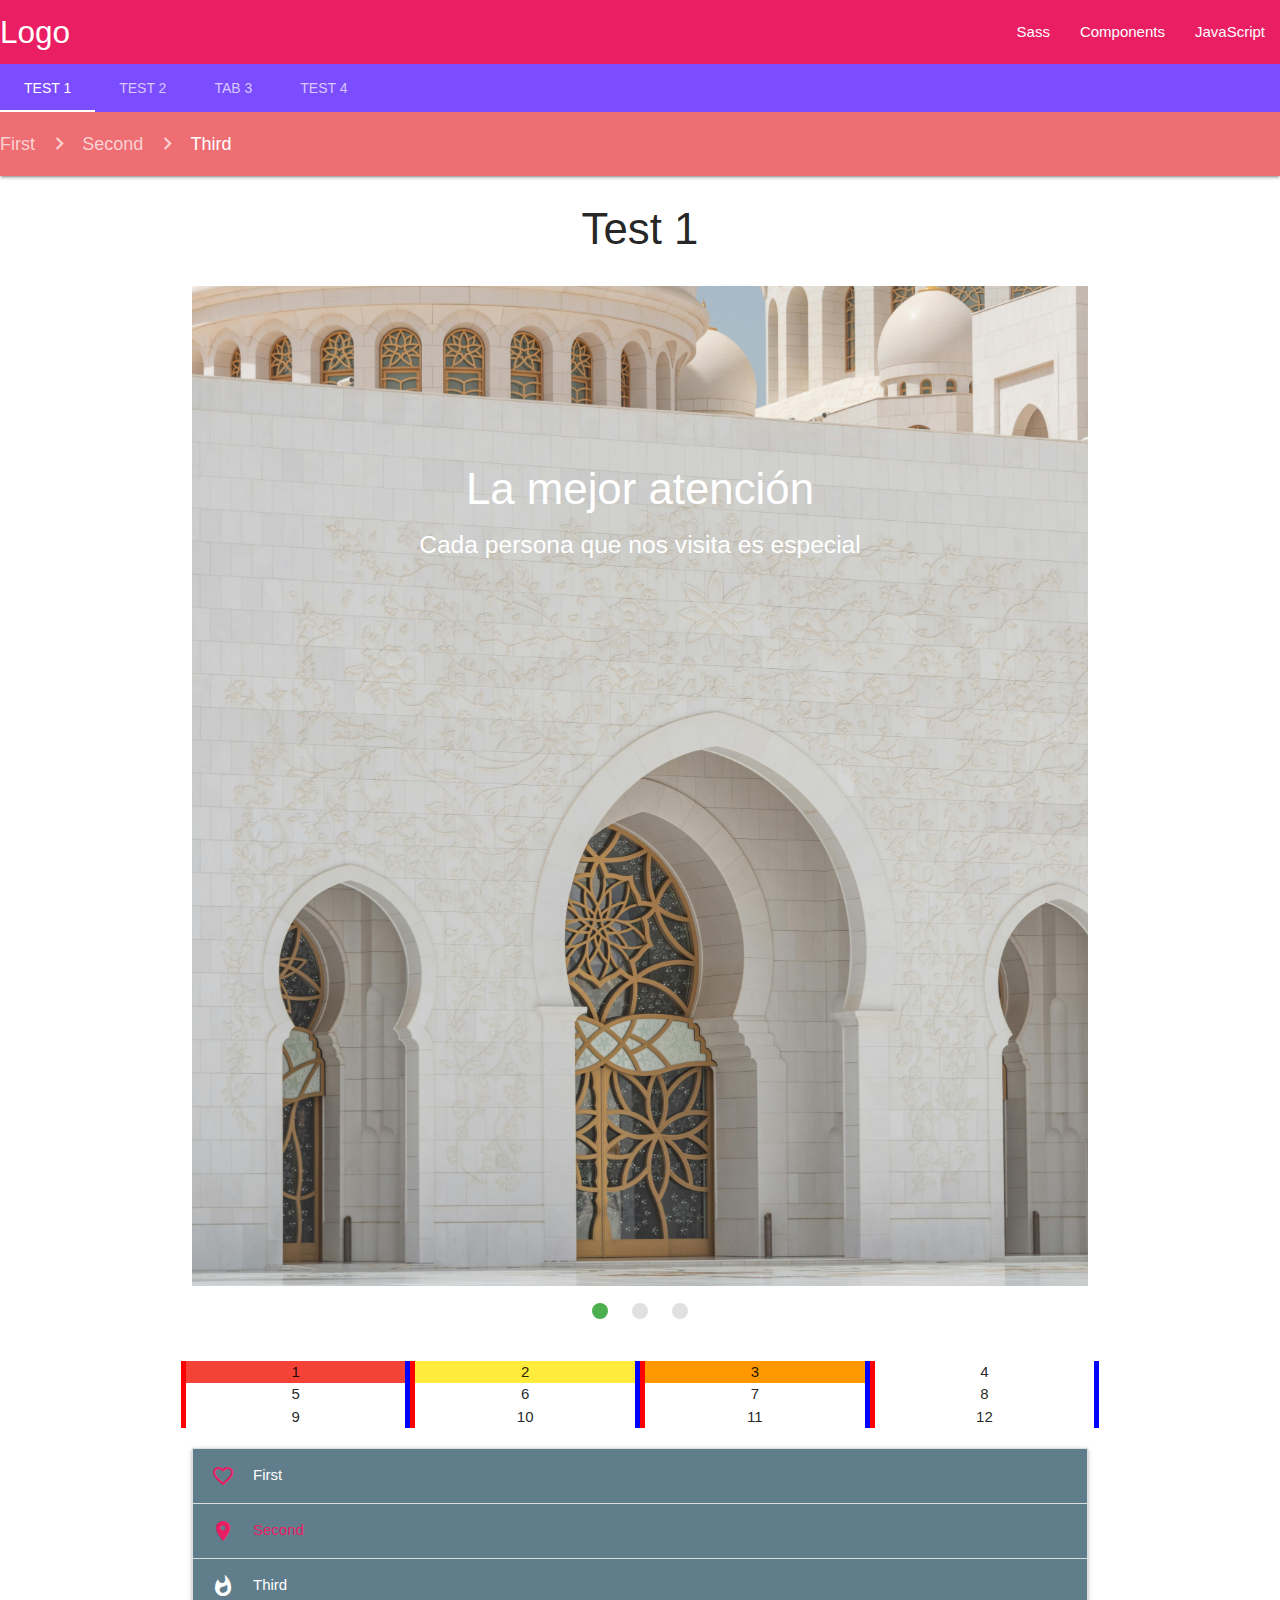
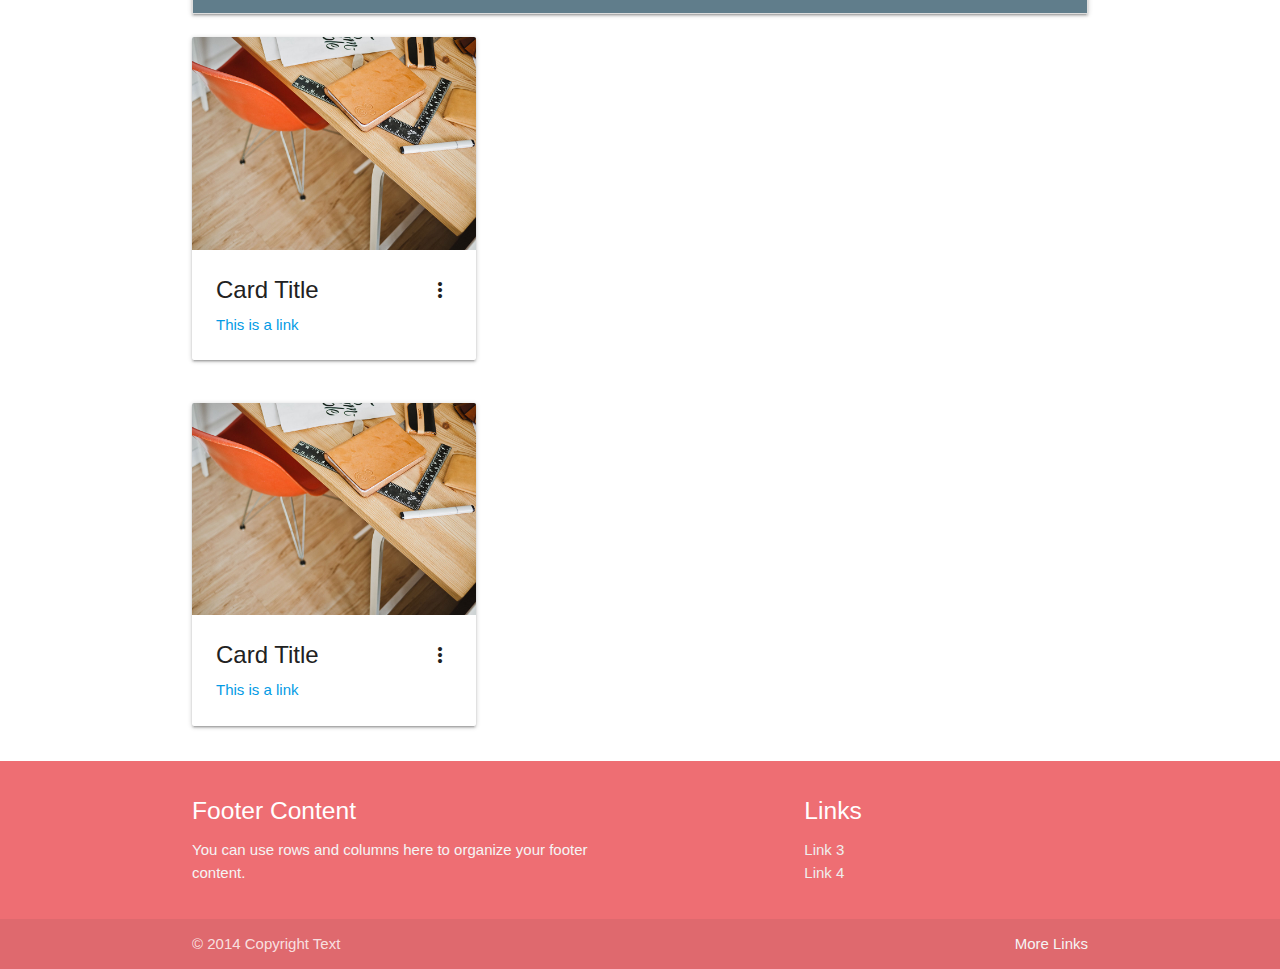
<file: Materialize/index.html>
<!DOCTYPE html>
<html>
  <head>
       <!--Import Google Icon Font-->
         <link href="https://fonts.googleapis.com/icon?family=Material+Icons" rel="stylesheet">
         <!--Import materialize.css-->
         <link type="text/css" rel="stylesheet" href="css/materialize.css"  media="screen,projection"/>

        <!--Let browser know website is optimized for mobile-->
       <meta name="viewport" content="width=device-width, initial-scale=1.0"/>

       <style>
           body {
               display: flex;
               min-height: 100vh;
               flex-direction: column;
                }

               main {
               flex: 1 0 auto;
               }
        </style>
   
       </head>

        <body>

            <nav class="nav-extended  indigo lighten-2 ">
               <div class="nav-wrapper pink">
                 <a href="#" class="brand-logo">Logo</a>
                 <a href="#" data-target="mobile-demo" class="sidenav-trigger">
                    <i class="material-icons">menu</i>
                  </a>
                   <ul id="nav-mobile" class="right hide-on-med-and-down">
                       <li><a href="sass.html">Sass</a></li>
                      <li><a href="badges.html">Components</a></li>
                      <li><a href="collapsible.html">JavaScript</a></li>
                    </ul>
               </div>
               <div class="nav-content deep-purple accent-2">
                  <ul class="tabs tabs-transparent">
                       <li class="tab">
                           <a href="#test1" class="active">Test 1</a>
                        </li>
                        <li class="tab">
                          <a href="#test2">Test 2</a>
                        </li>
                         <li class="tab">
                           <a href="#test3">Tab 3 </a>
                        </li>
                        <li class="tab">
                            <a href="#test4">Test 4</a>
                        </li>
                    </ul>
                </div>
            </nav>
          </a>
              <nav>      
                <div class="nav-wrapper">
                  <div class="col s12">
                        <a href="#!" class="breadcrumb">First</a>
                        <a href="#!" class="breadcrumb">Second</a>
                        <a href="#!" class="breadcrumb">Third</a>
                     </div>
                </div>
              </nav>
           
                <ul class="sidenav" id="mobile-demo">
                    <li><a href="sass.html">Clase</a></li>
                     <li><a href="badges.html">Components</a></li>
                     <li><a href="collapsible.html">JavaScript</a></li>
                </ul>
             
          
               <div id="test1" class="col s12">
                   <div class="container center-align">
                    <h3>        
                    Test 1
                    </h3>
              
                  
                    
                  <!-- CAROUSEL-->
                  
                    <div class="section">
                        <div class="row">
                          <div class="col s12">
                            <div class="slider hide-on-med-and-down">
                              <ul class="slides">
                                <li>
                                  <img src="img/img_1.jpg">
                                  <div class="caption cetner-align">
                                    <h3>La mejor atenci&#243;n</h3>
                                    <h5 class="ligth"> Cada persona que nos visita es especial </h5>
                                  </div>
                                </li>
                                <li>
                                    <img src="img/img_2.jpg">
                                    <div class="caption left-align">
                                      <h3>Un lugar &#250;nico</h3>
                                      <h5 class="ligth"> Te esperamos en un lugar, climatizado para que pueda disfrutar cada segundo</h5>
                                    </div>
                                </li>
                                 <li>
                                    <img src="img/img_3.jpg">
                                    <div class="caption right-align">
                                      <h3>Los mejores masajes</h3>
                                      <h5 class="ligth"> Ven a disfrutar de los mejores masajes</h5>
                                   </div>
                                </li>
                            </ul>
                         </div>
                        </div>
                      </div>
                    </div>
                      <div class="row">
                        <div class="col s12 m6 l3 red" style="border-left: 5px solid  red; border-right: 5px solid blue;">1</div>
                        <div class="col s12 m6 l3 yellow" style="border-left: 5px solid  red; border-right: 5px solid blue;">2</div>
                        <div class="col s12 m6 l3 orange" style="border-left: 5px solid  red; border-right: 5px solid blue;">3</div>
                        <div class="col s12 m6 l3"  style="border-left: 5px solid  red; border-right: 5px solid blue;">4</div>
                        <div class="col s12 m6 l3" style="border-left: 5px solid  red; border-right: 5px solid blue;">5</div>
                        <div class="col s12 m6 l3" style="border-left: 5px solid  red; border-right: 5px solid blue;">6</div>
                        <div class="col s12 m6 l3" style="border-left: 5px solid  red; border-right: 5px solid blue;">7</div>
                        <div class="col s12 m6 l3" style="border-left: 5px solid  red; border-right: 5px solid blue;">8</div>
                        <div class="col s12 m6 l3" style="border-left: 5px solid  red; border-right: 5px solid blue;">9</div>
                        <div class="col s12 m6 l3" style="border-left: 5px solid  red; border-right: 5px solid blue;">10</div>
                        <div class="col s12 m6 l3" style="border-left: 5px solid  red; border-right: 5px solid blue;">11</div>
                        <div class="col s12 m6 l3" style="border-left: 5px solid  red; border-right: 5px solid blue;">12</div>
                      </div>
                      
                        <ul class="collapsible">
                          <li>
                              <div class="collapsible-header white-text blue-grey"> 
                                  <i class="material-icons pink-text">favorite_border</i>
                                   First
                              </div>
                              <div class= "collapsible-body"><span>Lorem ipsum dolor sit amet</span></div>
                          </li>
                              <li>
                                  <div class="collapsible-header pink-text blue-grey"><i class="material-icons">place</i> Second</div> 
                                  <div class="collapsible-body"><span>Lorem ipsum dolor sit amet</span> </div>
                              </li>
                              <li>
                                  <div class="collapsible-header pink-text  blue-grey white-text"><i class="material-icons">whatshot</i>Third</div>
                                  <div class="collapsible-body"><span>Lorem ipsum dolor sit amet</span></div>
                            </li>
                        </ul>
                    </div>
                  </div>
                </div>


                                           
                    <div id="test2" class="col s12">
                          <div class="container">
                              <div class="row">
                                  <div class="col s12 m6 l4">
                                     <div class="card">
                                          <div class="card-image waves-effect waves-block waves-light">
                                              <img class="activator" src="img/office.jpg">
                                          </div>
                                          <div class="card-content">
                                              <span class="card-title activator grey-text text-darken-4">Card Title<i class="material-icons right">more_vert</i></span>
                                              <p><a href="#">This is a link</a></p>
                                          </div>
                                           <div class="card-reveal">
                                               <span class="card-title grey-text text-darken-4">Card Title<i class="material-icons right">close</i></span>
                                                <p>Here is some more information about this product that is only revealed once clicked on.</p>
                                            </div>
                                           </div>
                                        </div>
                                     </div>
                                </div>
                            </div>
                          
                            <div id="test2" class="col s12">
                              <div class="container">
                                  <div class="row">
                                  <div class= "col s12 m6 l4">
                                     <div class="card">
                                          <div class="card-image waves-effect waves-block waves-light">
                                            <img class="activator" src="img/office.jpg">
                                          </div>
                                      <div class="card-content">
                                          <span class="card-title activator grey-text text-darken-4">Card Title<i class="material-icons right">more_vert</i></span>
                                          <p><a href="#">This is a link</a></p>
                                     </div>
                                      <div class="card-reveal">
                                        <span class="card-title grey-text text-darken-4">Card Title<i class="material-icons right">close</i></span>
                                        <p>Here is some more information about this product that is only revealed once clicked on.</p>
                                     </div>
                                   </div>
                                  </div>
                              </div>
                          </div>
                
                          <div id="test2" class="col s12">
                            <div class="container">
                                <div class="row">
                             <div class="col s12 m6 l4">
                                     <div class="card">
                                          <div class="card-image waves-effect waves-block waves-light">
                                            <img class="activator" src="img/office.jpg">
                                          </div>
                                      <div class="card-content">
                                          <span class="card-title activator grey-text text-darken-4">Card Title<i class="material-icons right">more_vert</i></span>
                                          <p><a href="#">This is a link</a></p>
                                     </div>
                                      <div class="card-reveal">
                                        <span class="card-title grey-text text-darken-4">Card Title<i class="material-icons right">close</i></span>
                                        <p>Here is some more information about this product that is only revealed once clicked on.</p>
                                     </div>
                                   </div>
                                  </div>
                              </div>
                          </div>



                             <div id="test3" class="col s12">Test 3 Soy el texto</div>
                             <div id="test4" class="col s12">Test 4</div>
            

                         <main></main>                            
                             <footer class="page-footer">
                                <div class="container">
                                  <div class="row">
                                      <div class="col l6 s12">
                                         <h5 class="white-text">Footer Content</h5>
                                          <p class="grey-text text-lighten-4">You can use rows and columns here to organize your footer content.</p>
                                      </div>
                                      <div class="col l4 offset-l2 s12">
                                           <h5 class="white-text">Links</h5>
                                         <ul>
                                            <li><a class="grey-text text-lighten-3" href="#!">Link 3</a></li>
                                            <li><a class="grey-text text-lighten-3" href="#!">Link 4</a></li>
                                         </ul>
                                      </div>
                                  </div>
                                </div>
          
                            <div class="footer-copyright">
                                <div class="container">
                                  © 2014 Copyright Text
                                  <a class="grey-text text-lighten-4 right" href="#!">More Links</a>
                                </div>
                            </div>
               </footer>

            <!--JavaScript at end of body for optimized loading-->
           <script type="text/javascript" src="js/materialize.js"></script>

           <script>

               document.addEventListener('DOMContentLoaded', function(){
                    M.AutoInit();
                    var elems = document.querySelectorAll('.slider');
                    var instances = M.Slider.init(elems,{
                      height:1000,
                      interval:5000
                    });
               });
                    
           </script>
            
     </body>
</html>
</file>
